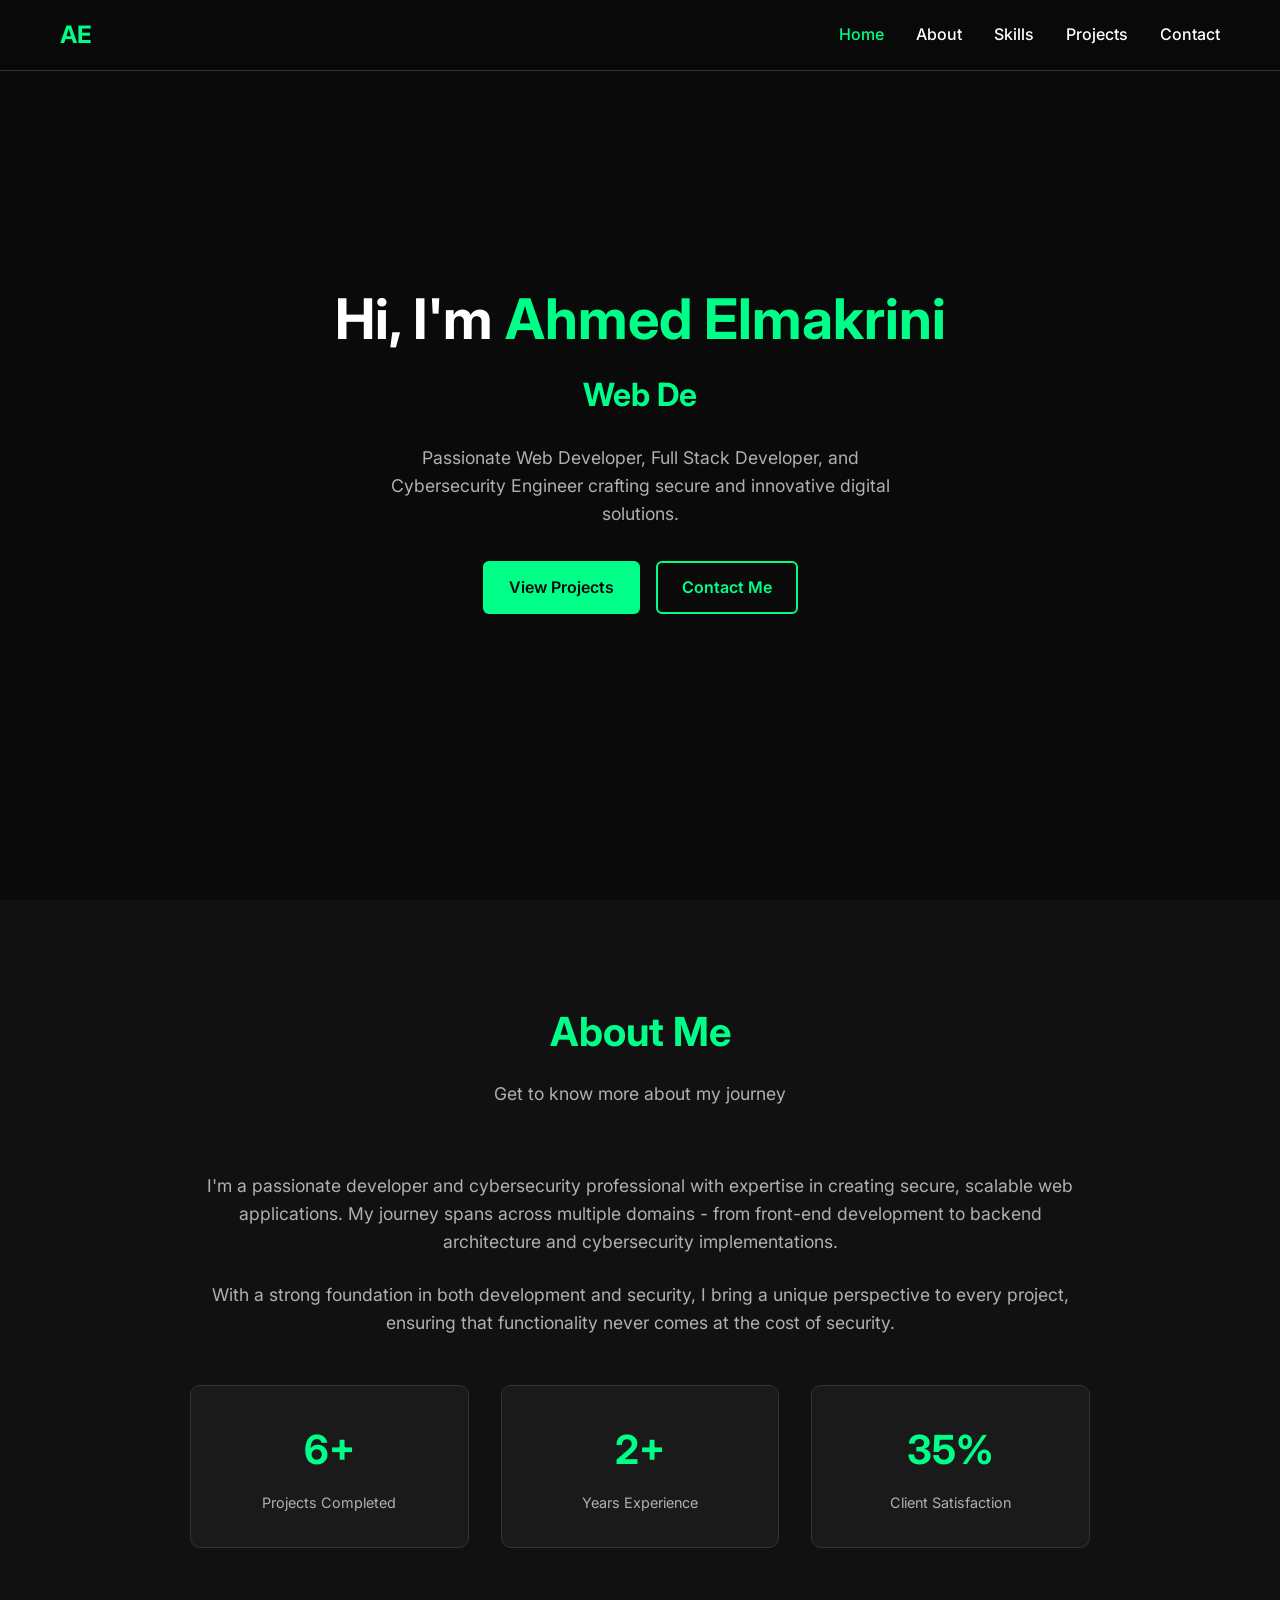
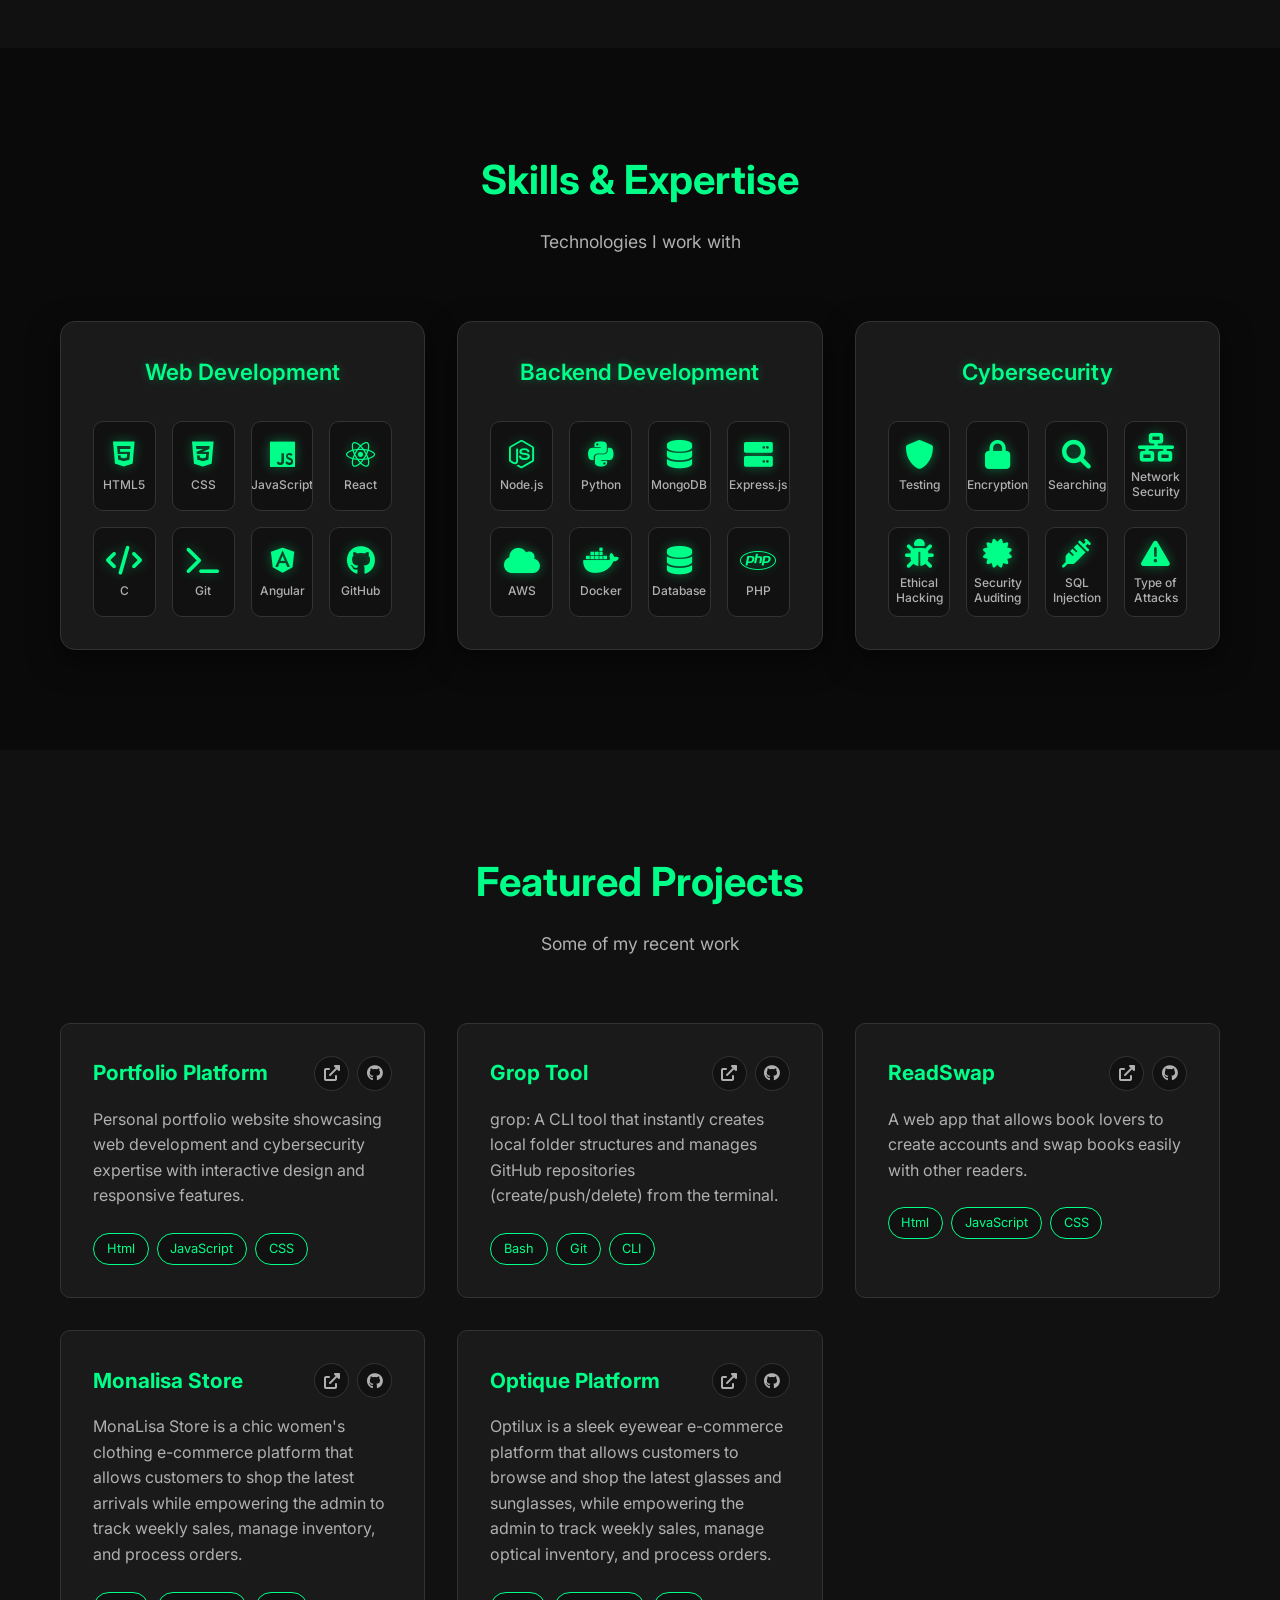
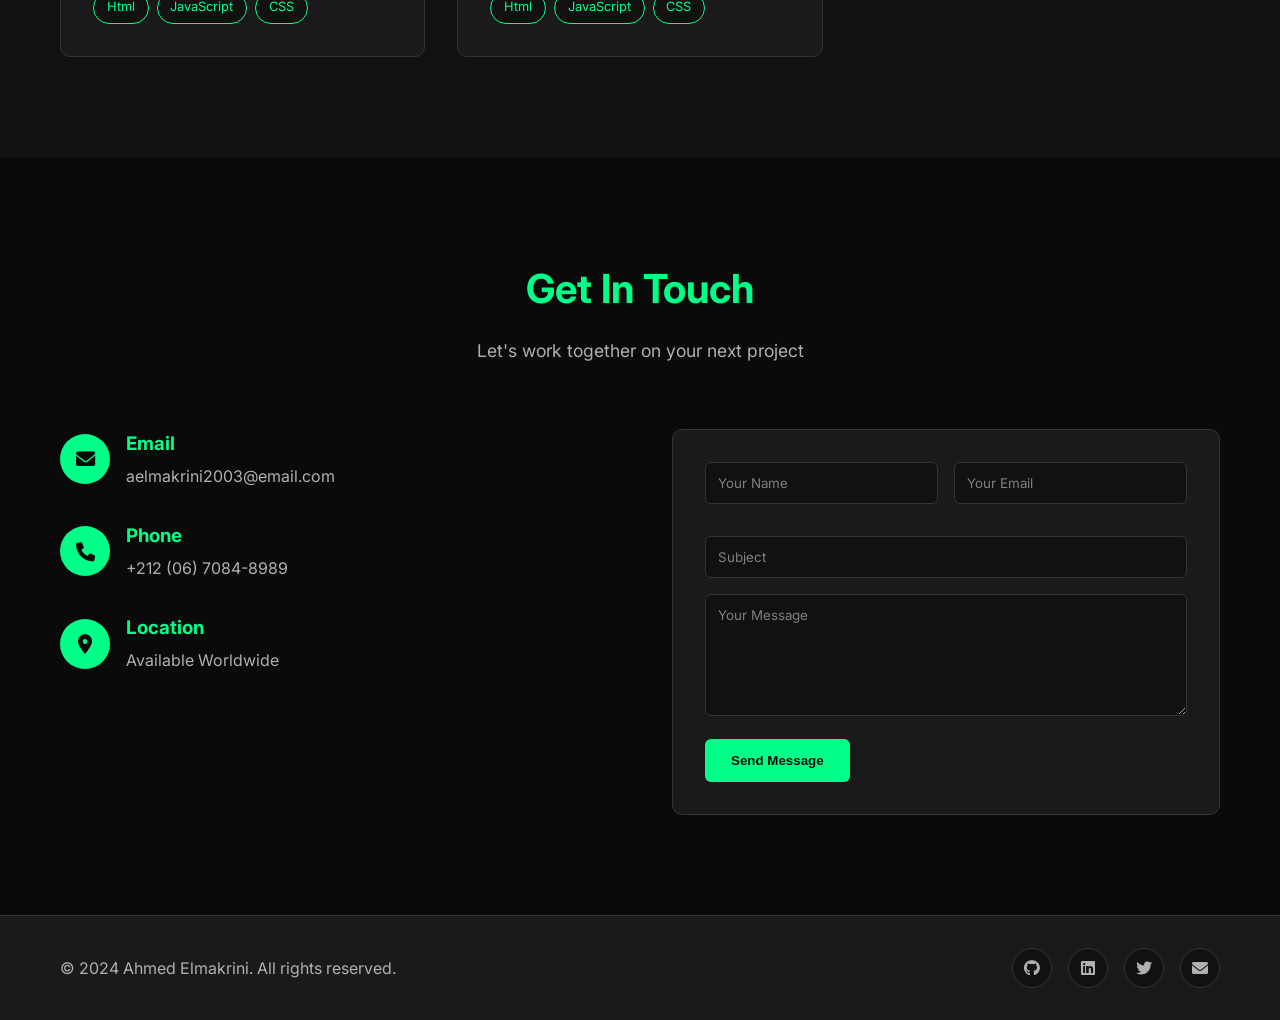
<file: index.html>
<!doctype html>
<html lang="en">
  <head>
    <meta charset="UTF-8" />
    <meta
      name="viewport"
      content="width=device-width, initial-scale=1.0, viewport-fit=cover"
    />
    <meta name="apple-mobile-web-app-capable" content="yes" />
    <meta
      name="apple-mobile-web-app-status-bar-style"
      content="black-translucent"
    />
    <meta name="apple-mobile-web-app-title" content="Ahmed Elmakrini" />
    <meta name="msapplication-TileColor" content="#0a0a0a" />
    <link rel="manifest" href="manifest.json" />
    <link rel="apple-touch-icon" sizes="180x180" href="apple-touch-icon.png" />
    <title>Ahmed Elmakrini - Portfolio</title>
    <link rel="stylesheet" href="css/style.css" />
    <link
      href="https://cdnjs.cloudflare.com/ajax/libs/font-awesome/6.0.0/css/all.min.css"
      rel="stylesheet"
    />
    <link
      href="https://fonts.googleapis.com/css2?family=Inter:wght@300;400;500;600;700&display=swap"
      rel="stylesheet"
    />
  </head>
  <body>
    <!-- ! this is the header  -->
    <header>
      <!--? Navigation bar -->
      <nav class="navbar">
        <div class="nav-container">
          <div class="nav-logo">
            <span class="logo-text">AE</span>
          </div>
          <ul class="nav-menu">
            <li><a href="#home" class="nav-link">Home</a></li>
            <li><a href="#about" class="nav-link">About</a></li>
            <li><a href="#skills" class="nav-link">Skills</a></li>
            <li><a href="#projects" class="nav-link">Projects</a></li>
            <li><a href="#contact" class="nav-link">Contact</a></li>
          </ul>
          <div class="nav-toggle" onclick="toggleMobileMenu()">
            <span></span>
            <span></span>
            <span></span>
          </div>
        </div>
      </nav>
    </header>
    <!-- ! this is the main content  -->
    <main>
      <!--todo the Hero Section -->
      <section id="home" class="hero">
        <div class="container">
          <div class="hero-content">
            <h1 class="hero-title">
              Hi, I'm <span class="highlight">Ahmed Elmakrini</span>
            </h1>
            <h2 class="hero-subtitle">
              <span id="typing-text">Web Developer</span>
            </h2>
            <p class="hero-description">
              Passionate Web Developer, Full Stack Developer, and Cybersecurity
              Engineer crafting secure and innovative digital solutions.
            </p>
            <div class="hero-buttons">
              <a href="#projects" class="btn btn-primary">View Projects</a>
              <a href="#contact" class="btn btn-secondary">Contact Me</a>
            </div>
          </div>
        </div>
        <!--todo the Hacker Terminal -->
        <div class="hacker-terminal" id="hacker-terminal">
          <div class="terminal-header">
            <div class="terminal-controls">
              <span
                class="terminal-btn close"
                onclick="closeHackerTerminal()"
              ></span>
              <span class="terminal-btn minimize"></span>
              <span class="terminal-btn maximize"></span>
            </div>
            <div class="terminal-title">ahmed@elmakrini:~$</div>
          </div>
          <div class="terminal-body">
            <div class="terminal-prompt">
              <span class="prompt-user">root@hacker</span>
              <span class="prompt-separator">:</span>
              <span class="prompt-path">~/skills</span>
              <span class="prompt-symbol">$</span>
              <span class="prompt-command">scan --skill</span>
              <span class="typing-cursor">_</span>
            </div>
            <div class="terminal-output" id="terminal-output"></div>
          </div>
        </div>
      </section>
      <!--todo the  About Section -->
      <section id="about" class="about">
        <div class="container">
          <div class="section-header">
            <h2 class="section-title">About Me</h2>
            <p class="section-subtitle">Get to know more about my journey</p>
          </div>
          <div class="about-content">
            <div class="about-text">
              <p>
                I'm a passionate developer and cybersecurity professional with
                expertise in creating secure, scalable web applications. My
                journey spans across multiple domains - from front-end
                development to backend architecture and cybersecurity
                implementations.
              </p>
              <p>
                With a strong foundation in both development and security, I
                bring a unique perspective to every project, ensuring that
                functionality never comes at the cost of security.
              </p>
            </div>
            <div class="stats">
              <div class="stat-item">
                <span class="stat-number">15+</span>
                <span class="stat-label">Projects Completed</span>
              </div>
              <div class="stat-item">
                <span class="stat-number">3+</span>
                <span class="stat-label">Years Experience</span>
              </div>
              <div class="stat-item">
                <span class="stat-number">100%</span>
                <span class="stat-label">Client Satisfaction</span>
              </div>
            </div>
          </div>
        </div>
      </section>
      <!--todo the  Skills Section -->
      <section id="skills" class="skills">
        <div class="container">
          <div class="section-header">
            <h2 class="section-title">Skills & Expertise</h2>
            <p class="section-subtitle">Technologies I work with</p>
          </div>
          <div class="skills-container">
            <div class="skill-category">
              <h3>Web Development</h3>
              <div class="skills-grid">
                <div class="skill-item">
                  <i class="fab fa-html5"></i>
                  <span>HTML5</span>
                </div>
                <div class="skill-item">
                  <i class="fab fa-css3-alt"></i>
                  <span>CSS</span>
                </div>
                <div class="skill-item">
                  <i class="fab fa-js"></i>
                  <span>JavaScript</span>
                </div>
                <div class="skill-item">
                  <i class="fab fa-react"></i>
                  <span>React</span>
                </div>
                <div class="skill-item">
                  <i class="fas fa-code"></i>
                  <span>C</span>
                </div>
                <div class="skill-item">
                  <i class="fas fa-terminal"></i>
                  <span>Git</span>
                </div>
                <div class="skill-item">
                  <i class="fab fa-angular"></i>
                  <span>Angular</span>
                </div>
                <div class="skill-item">
                  <i class="fab fa-github"></i>
                  <span>GitHub</span>
                </div>
              </div>
            </div>
            <div class="skill-category">
              <h3>Backend Development</h3>
              <div class="skills-grid">
                <div class="skill-item">
                  <i class="fab fa-node-js"></i>
                  <span>Node.js</span>
                </div>
                <div class="skill-item">
                  <i class="fab fa-python"></i>
                  <span>Python</span>
                </div>
                <div class="skill-item">
                  <i class="fas fa-database"></i>
                  <span>MongoDB</span>
                </div>
                <div class="skill-item">
                  <i class="fas fa-server"></i>
                  <span>Express.js</span>
                </div>
                <div class="skill-item">
                  <i class="fas fa-cloud"></i>
                  <span>AWS</span>
                </div>
                <div class="skill-item">
                  <i class="fab fa-docker"></i>
                  <span>Docker</span>
                </div>
                <div class="skill-item">
                  <i class="fas fa-database"></i>
                  <span>Database</span>
                </div>
                <div class="skill-item">
                  <i class="fab fa-php"></i>
                  <span>PHP</span>
                </div>
              </div>
            </div>
            <div class="skill-category">
              <h3>Cybersecurity</h3>
              <div class="skills-grid">
                <div class="skill-item">
                  <i class="fas fa-shield-alt"></i>
                  <span>Testing</span>
                </div>
                <div class="skill-item">
                  <i class="fas fa-lock"></i>
                  <span>Encryption</span>
                </div>
                <div class="skill-item">
                  <i class="fas fa-search"></i>
                  <span>Searching</span>
                </div>
                <div class="skill-item">
                  <i class="fas fa-network-wired"></i>
                  <span>Network Security</span>
                </div>
                <div class="skill-item">
                  <i class="fas fa-bug"></i>
                  <span>Ethical Hacking</span>
                </div>
                <div class="skill-item">
                  <i class="fas fa-certificate"></i>
                  <span>Security Auditing</span>
                </div>
                <div class="skill-item">
                  <i class="fas fa-syringe"></i>
                  <span>SQL Injection</span>
                </div>
                <div class="skill-item">
                  <i class="fas fa-exclamation-triangle"></i>
                  <span>Type of Attacks</span>
                </div>
              </div>
            </div>
          </div>
        </div>
      </section>
      <!-- todo the Projects Section -->
      <section id="projects" class="projects">
        <div class="container">
          <div class="section-header">
            <h2 class="section-title">Featured Projects</h2>
            <p class="section-subtitle">Some of my recent work</p>
          </div>
          <div class="projects-grid">
            <div class="project-card">
              <div class="project-header">
                <h3>Portfolio Platform</h3>
                <div class="project-links">
                  <a
                    href="#"
                    class="project-link"
                    title="Open Portfolio Platform"
                    aria-label="Open Portfolio Platform"
                    ><i class="fas fa-external-link-alt" aria-hidden="true"></i
                  ></a>
                  <a
                    href="https://github.com/ahmed200-em/myportfolio"
                    class="project-link"
                    title="View Portfolio Platform on GitHub"
                    aria-label="View Portfolio Platform on GitHub"
                    target="_blank"
                    rel="noopener noreferrer"
                    ><i class="fab fa-github" aria-hidden="true"></i
                  ></a>
                </div>
              </div>
              <p>
                Personal portfolio website showcasing web development and
                cybersecurity expertise with interactive design and responsive
                features.
              </p>
              <div class="project-tags">
                <span class="tag">Html</span>
                <span class="tag">JavaScript</span>
                <span class="tag">CSS</span>
              </div>
            </div>
            <div class="project-card">
              <div class="project-header">
                <h3>Grop Tool</h3>
                <div class="project-links">
                  <a
                    href="#"
                    class="project-link"
                    title="Open Grop Tool"
                    aria-label="Open Grop Tool"
                    ><i class="fas fa-external-link-alt" aria-hidden="true"></i
                  ></a>
                  <a
                    href="https://github.com/ahmed200-em"
                    class="project-link"
                    title="View Grop Tool on GitHub"
                    aria-label="View Grop Tool on GitHub"
                    target="_blank"
                    rel="noopener noreferrer"
                    ><i class="fab fa-github" aria-hidden="true"></i
                  ></a>
                </div>
              </div>
              <p>
                grop: A CLI tool that instantly creates local folder structures
                and manages GitHub repositories (create/push/delete) from the
                terminal.
              </p>
              <div class="project-tags">
                <span class="tag">Bash</span>
                <span class="tag">Git</span>
                <span class="tag">CLI</span>
              </div>
            </div>
            <div class="project-card">
              <div class="project-header">
                <h3>ReadSwap</h3>
                <div class="project-links">
                  <a
                    href="https://ahmed200-em.github.io/ReadSwap/"
                    class="project-link"
                    target="_blank"
                    title="Open Bookflix Websites"
                    aria-label="Open Bookflix Websites"
                    ><i class="fas fa-external-link-alt" aria-hidden="true"></i
                  ></a>
                  <a
                    href="https://github.com/ahmed200-em/ReadSwap.git"
                    class="project-link"
                    title="View Task Management App on GitHub"
                    aria-label="View Task Management App on GitHub"
                    target="_blank"
                    rel="noopener noreferrer"
                    ><i class="fab fa-github" aria-hidden="true"></i
                  ></a>
                </div>
              </div>
              <p>
                A web app that allows book lovers to create accounts and swap
                books easily with other readers.
              </p>
              <div class="project-tags">
                <span class="tag">Html</span>
                <span class="tag">JavaScript</span>
                <span class="tag">CSS</span>
              </div>
            </div>
            <div class="project-card">
              <div class="project-header">
                <h3>Monalisa Store</h3>
                <div class="project-links">
                  <a
                    href="https://ahmed200-em.github.io/monalisa-store/"
                    class="project-link"
                    target="_blank"
                    title="Open Monalisa Store"
                    aria-label="Open Monalisa Store"
                    ><i class="fas fa-external-link-alt" aria-hidden="true"></i
                  ></a>
                  <a
                    href="https://github.com/ahmed200-em/monalisa-store"
                    class="project-link"
                    title="View Monalisa Store on GitHub"
                    aria-label="View Monalisa Store on GitHub"
                    target="_blank"
                    rel="noopener noreferrer"
                    ><i class="fab fa-github" aria-hidden="true"></i
                  ></a>
                </div>
              </div>
              <p>
                MonaLisa Store is a chic women's clothing e-commerce platform
                that allows customers to shop the latest arrivals while
                empowering the admin to track weekly sales, manage inventory,
                and process orders.
              </p>
              <div class="project-tags">
                <span class="tag">Html</span>
                <span class="tag">JavaScript</span>
                <span class="tag">CSS</span>
              </div>
            </div>
            <div class="project-card">
              <div class="project-header">
                <h3>Optique Platform</h3>
                <div class="project-links">
                  <a
                    href="https://ahmed200-em.github.io/optilux-project-aid/index.html"
                    class="project-link"
                    target="_blank"
                    title="Open Portfolio Platform"
                    aria-label="Open Portfolio Platform"
                    ><i class="fas fa-external-link-alt" aria-hidden="true"></i
                  ></a>
                  <a
                    href="https://github.com/ahmed200-em/optilux-project-aid"
                    class="project-link"
                    title="View Portfolio Platform on GitHub"
                    aria-label="View Portfolio Platform on GitHub"
                    target="_blank"
                    rel="noopener noreferrer"
                    ><i class="fab fa-github" aria-hidden="true"></i
                  ></a>
                </div>
              </div>
              <p>
                Optilux is a sleek eyewear e-commerce platform that allows
                customers to browse and shop the latest glasses and sunglasses,
                while empowering the admin to track weekly sales, manage optical
                inventory, and process orders.
              </p>
              <div class="project-tags">
                <span class="tag">Html</span>
                <span class="tag">JavaScript</span>
                <span class="tag">CSS</span>
              </div>
            </div>
          </div>
        </div>
      </section>
      <!-- todo the Contact Section -->
      <section id="contact" class="contact">
        <div class="container">
          <div class="section-header">
            <h2 class="section-title">Get In Touch</h2>
            <p class="section-subtitle">
              Let's work together on your next project
            </p>
          </div>
          <div class="contact-content">
            <div class="contact-info">
              <div class="contact-item">
                <div class="contact-icon">
                  <i class="fas fa-envelope"></i>
                </div>
                <div class="contact-details">
                  <h3>Email</h3>
                  <p>aelmakrini2003@email.com</p>
                </div>
              </div>
              <div class="contact-item">
                <div class="contact-icon">
                  <i class="fas fa-phone"></i>
                </div>
                <div class="contact-details">
                  <h3>Phone</h3>
                  <p>+212 (06) 7084-8989</p>
                </div>
              </div>
              <div class="contact-item">
                <div class="contact-icon">
                  <i class="fas fa-map-marker-alt"></i>
                </div>
                <div class="contact-details">
                  <h3>Location</h3>
                  <p>Available Worldwide</p>
                </div>
              </div>
            </div>
            <form class="contact-form">
              <div class="form-row">
                <input type="text" placeholder="Your Name" required />
                <input type="email" placeholder="Your Email" required />
              </div>
              <input type="text" placeholder="Subject" required />
              <textarea placeholder="Your Message" rows="6" required></textarea>
              <button type="submit" class="btn btn-primary">
                Send Message
              </button>
            </form>
          </div>
        </div>
      </section>
    </main>
    <!-- ! this is the Footer -->
    <footer class="footer">
      <div class="container">
        <div class="footer-content">
          <div class="footer-text">
            <p>&copy; 2024 Ahmed Elmakrini. All rights reserved.</p>
          </div>
          <div class="social-links">
            <a
              href="https://github.com/ahmed200-em"
              class="social-link"
              title="GitHub"
              aria-label="GitHub"
              target="_blank"
              rel="noopener noreferrer"
              ><i class="fab fa-github" aria-hidden="true"></i
            ></a>
            <a
              href="https://linkedin.com/in/ahmed-elmakrini"
              class="social-link"
              title="LinkedIn"
              target="_blank"
              aria-label="LinkedIn"
              ><i class="fab fa-linkedin" aria-hidden="true"></i
            ></a>
            <a href="" class="social-link" title="Twitter" aria-label="Twitter"
              ><i class="fab fa-twitter" aria-hidden="true"></i
            ></a>
            <a href="" class="social-link" title="Email" aria-label="Email"
              ><i class="fas fa-envelope" aria-hidden="true"></i
            ></a>
          </div>
        </div>
      </div>
    </footer>
    <script src="js/script.js"></script>
  </body>
</html>
</file>
<file: css/style.css>
/* Reset */
* {
  margin: 0;
  padding: 0;
  box-sizing: border-box;
}

/* Variables */
:root {
  --primary-color: #00ff88;
  --primary-dark: #00cc6a;
  --bg-color: #0a0a0a;
  --bg-secondary: #111111;
  --bg-card: #1a1a1a;
  --text-primary: #ffffff;
  --text-secondary: #b0b0b0;
  --text-muted: #808080;
  --border-color: #333333;
  --shadow: 0 10px 30px rgba(0, 0, 0, 0.5);
  --shadow-hover: 0 15px 40px rgba(0, 255, 136, 0.2);
}

/* Base */
html {
  scroll-behavior: smooth;
}

body {
  font-family: "Inter", sans-serif;
  background-color: var(--bg-color);
  color: var(--text-primary);
  line-height: 1.6;
}

.container {
  max-width: 1200px;
  margin: 0 auto;
  padding: 0 20px;
}
/* ! this is the header style  */
/*? Navigation */
.navbar {
  position: fixed;
  top: 0;
  width: 100%;
  background: rgba(10, 10, 10, 0.95);
  -webkit-backdrop-filter: blur(10px);
  backdrop-filter: blur(10px);
  z-index: 1000;
  padding: 1rem 0;
  border-bottom: 1px solid var(--border-color);
}

.nav-container {
  max-width: 1200px;
  margin: 0 auto;
  padding: 0 20px;
  display: flex;
  justify-content: space-between;
  align-items: center;
}

.nav-logo .logo-text {
  font-size: 1.5rem;
  font-weight: 700;
  color: var(--primary-color);
}

.nav-menu {
  display: flex;
  list-style: none;
  gap: 2rem;
}

.nav-link {
  color: var(--text-primary);
  text-decoration: none;
  font-weight: 500;
  transition: color 0.3s ease;
}

.nav-link:hover,
.nav-link.active {
  color: var(--primary-color);
}

.nav-toggle {
  display: none;
  flex-direction: column;
  cursor: pointer;
  gap: 4px;
}

.nav-toggle span {
  width: 25px;
  height: 3px;
  background: var(--primary-color);
  transition: 0.3s;
}
/* ! this is the hero section  */
.hero {
  min-height: 100vh;
  display: flex;
  align-items: center;
  padding-top: 80px;
}

.hero .container {
  display: flex;
  /* justify-content: center; */
  gap: 4rem;
}
.hero-content {
  display: flex;
  flex-direction: column;
  align-items: center;
}

.hero-title {
  font-size: 3.5rem;
  font-weight: 700;
  margin-bottom: 1rem;
  line-height: 1.2;
}

.highlight {
  color: var(--primary-color);
}

.hero-subtitle {
  font-size: 2rem;
  color: var(--primary-color);
  margin-bottom: 1.5rem;
  min-height: 2.5rem;
}

.hero-description {
  font-size: 1.1rem;
  color: var(--text-secondary);
  margin-bottom: 2rem;
  max-width: 500px;
  text-align: center;
}

.hero-buttons {
  display: flex;
  gap: 1rem;
}

.btn {
  display: inline-block;
  padding: 12px 24px;
  border-radius: 6px;
  text-decoration: none;
  font-weight: 600;
  transition: all 0.3s ease;
  border: 2px solid transparent;
}

.btn-primary {
  background: var(--primary-color);
  color: var(--bg-color);
}

.btn-primary:hover {
  background: var(--primary-dark);
  transform: translateY(-2px);
  box-shadow: var(--shadow-hover);
}

.btn-secondary {
  border: 2px solid var(--primary-color);
  color: var(--primary-color);
}

.btn-secondary:hover {
  background: var(--primary-color);
  color: var(--bg-color);
  transform: translateY(-2px);
}

.hero-visual {
  display: flex;
  justify-content: center;
  align-items: center;
  position: relative;
  height: 400px;
}
/*?the Hacker Terminal */
.hacker-terminal {
  position: fixed;
  top: 50%;
  left: 50%;
  transform: translate(-50%, -50%) scale(0);
  width: 90%;
  max-width: 800px;
  height: 500px;
  background: #0d1117;
  border: 1px solid var(--primary-color);
  border-radius: 10px;
  box-shadow: 0 0 50px rgba(0, 255, 136, 0.3);
  z-index: 10000;
  opacity: 0;
  transition: all 0.3s cubic-bezier(0.4, 0, 0.2, 1);
  font-family: "Courier New", monospace;
  overflow: hidden;
}

.hacker-terminal.active {
  transform: translate(-50%, -50%) scale(1);
  opacity: 1;
}

.terminal-header {
  background: linear-gradient(90deg, #21262d, #161b22);
  padding: 10px 15px;
  display: flex;
  justify-content: space-between;
  align-items: center;
  border-bottom: 1px solid var(--primary-color);
}

.terminal-controls {
  display: flex;
  gap: 8px;
}

.terminal-btn {
  width: 12px;
  height: 12px;
  border-radius: 50%;
  cursor: pointer;
  transition: all 0.2s ease;
}

.terminal-btn.close {
  background: #ff5f57;
}

.terminal-btn.minimize {
  background: #ffbd2e;
}

.terminal-btn.maximize {
  background: #28ca42;
}

.terminal-btn:hover {
  transform: scale(1.2);
  box-shadow: 0 0 10px currentColor;
}

.terminal-title {
  color: var(--primary-color);
  font-size: 0.9rem;
  font-weight: 600;
}

.terminal-body {
  padding: 20px;
  height: calc(100% - 45px);
  overflow-y: auto;
  background: #0d1117;
}

.terminal-prompt {
  display: flex;
  align-items: center;
  margin-bottom: 10px;
  font-size: 0.9rem;
}

.prompt-user {
  color: var(--primary-color);
  font-weight: bold;
}

.prompt-separator {
  color: #6e7681;
  margin: 0 2px;
}

.prompt-path {
  color: #79c0ff;
}

.prompt-symbol {
  color: var(--text-primary);
  margin: 0 5px;
}

.prompt-command {
  color: #ffa657;
  font-weight: bold;
}

.typing-cursor {
  color: var(--primary-color);
  animation: cursor-blink 1s infinite;
  margin-left: 5px;
}

@keyframes cursor-blink {
  0%,
  50% {
    opacity: 1;
  }
  51%,
  100% {
    opacity: 0;
  }
}

.terminal-output {
  color: var(--text-primary);
  font-size: 0.85rem;
  line-height: 1.6;
  white-space: pre-wrap;
}

.terminal-output .success {
  color: var(--primary-color);
}

.terminal-output .warning {
  color: #ffa657;
}

.terminal-output .error {
  color: #ff6b6b;
}

.terminal-output .info {
  color: #79c0ff;
}

.terminal-output .highlight {
  color: var(--primary-color);
  font-weight: bold;
  text-shadow: 0 0 5px rgba(0, 255, 136, 0.5);
}

.skill-bar {
  display: flex;
  align-items: center;
  margin: 5px 0;
}

.skill-bar-name {
  width: 120px;
  color: var(--primary-color);
  font-weight: bold;
}

.skill-bar-container {
  flex: 1;
  height: 8px;
  background: #21262d;
  border-radius: 4px;
  overflow: hidden;
  margin: 0 10px;
  border: 1px solid var(--primary-color);
}

.skill-bar-fill {
  height: 100%;
  background: linear-gradient(90deg, var(--primary-color), var(--primary-dark));
  border-radius: 4px;
  width: 0%;
  transition: width 2s ease-in-out;
  box-shadow: 0 0 10px rgba(0, 255, 136, 0.5);
}

.skill-bar-percent {
  color: var(--text-primary);
  font-size: 0.8rem;
  min-width: 40px;
}

/*todo all Sections */
section {
  padding: 100px 0;
}

.section-header {
  text-align: center;
  margin-bottom: 4rem;
}

.section-title {
  font-size: 2.5rem;
  font-weight: 700;
  color: var(--primary-color);
  margin-bottom: 1rem;
}

.section-subtitle {
  font-size: 1.1rem;
  color: var(--text-secondary);
}

/*todo the About Section */
.about {
  background: var(--bg-secondary);
}

.about-content {
  max-width: 900px;
  margin: 0 auto;
}

.about-text {
  text-align: center;
  margin-bottom: 3rem;
}

.about-text p {
  font-size: 1.1rem;
  color: var(--text-secondary);
  margin-bottom: 1.5rem;
}

.stats {
  display: grid;
  grid-template-columns: repeat(3, 1fr);
  gap: 2rem;
}

.stat-item {
  background: var(--bg-card);
  padding: 2rem;
  border-radius: 10px;
  text-align: center;
  border: 1px solid var(--border-color);
  transition: all 0.3s ease;
}

.stat-item:hover {
  transform: translateY(-5px);
  box-shadow: var(--shadow-hover);
  border-color: var(--primary-color);
}

.stat-number {
  display: block;
  font-size: 2.5rem;
  font-weight: 700;
  color: var(--primary-color);
  margin-bottom: 0.5rem;
}

.stat-label {
  color: var(--text-secondary);
  font-size: 0.9rem;
}

/*todo the Skills Section */
.skills-container {
  display: grid;
  grid-template-columns: repeat(3, 1fr);
  gap: 2rem;
  max-width: 1200px;
  margin: 0 auto;
}

.skill-category {
  background: var(--bg-card);
  padding: 2rem;
  border-radius: 15px;
  border: 1px solid var(--border-color);
  box-shadow: var(--shadow);
  transition: all 0.3s ease;
}

.skill-category:hover {
  transform: translateY(-5px);
  box-shadow: var(--shadow-hover);
  border-color: rgba(0, 255, 136, 0.3);
}

.skill-category h3 {
  color: var(--primary-color);
  font-size: 1.4rem;
  margin-bottom: 2rem;
  text-align: center;
  font-weight: 600;
  text-shadow: 0 0 10px rgba(0, 255, 136, 0.3);
}

.skills-grid {
  display: grid;
  grid-template-columns: repeat(4, 1fr);
  gap: 1rem;
  justify-items: center;
}

.skill-item {
  background: var(--bg-secondary);
  padding: 1.2rem 0.8rem;
  border-radius: 10px;
  text-align: center;
  border: 1px solid var(--border-color);
  transition: all 0.3s ease;
  cursor: pointer;
  width: 100%;
  height: 90px;
  -webkit-user-select: none;
  user-select: none;
  display: flex;
  flex-direction: column;
  justify-content: center;
  align-items: center;
  position: relative;
  overflow: hidden;
}

.skill-item::before {
  content: "";
  position: absolute;
  top: 0;
  left: 0;
  right: 0;
  height: 2px;
  background: linear-gradient(
    90deg,
    transparent,
    var(--primary-color),
    transparent
  );
  opacity: 0;
  transition: opacity 0.3s ease;
}

.skill-item:hover {
  border-color: var(--primary-color);
  transform: translateY(-5px) scale(1.02);
  box-shadow: 0 15px 35px rgba(0, 255, 136, 0.2);
  background: rgba(0, 255, 136, 0.03);
}

.skill-item:hover::before {
  opacity: 1;
}

.skill-item i {
  font-size: 1.8rem;
  color: var(--primary-color);
  margin-bottom: 0.5rem;
  display: block;
  transition: all 0.3s ease;
  text-shadow: 0 0 12px rgba(0, 255, 136, 0.4);
}

.skill-item:hover i {
  transform: scale(1.1);
  color: var(--text-primary);
  text-shadow: 0 0 18px var(--primary-color);
}

.skill-item span {
  color: var(--text-secondary);
  font-size: 0.75rem;
  font-weight: 500;
  transition: all 0.3s ease;
  opacity: 1;
  transform: translateY(0);
  line-height: 1.2;
}

.skill-item:hover span {
  color: var(--text-primary);
  font-weight: 600;
}

/*todo the Projects Section */
.projects {
  background: var(--bg-secondary);
}

.projects-grid {
  display: grid;
  grid-template-columns: repeat(auto-fit, minmax(350px, 1fr));
  gap: 2rem;
}

.project-card {
  background: var(--bg-card);
  padding: 2rem;
  border-radius: 10px;
  border: 1px solid var(--border-color);
  transition: all 0.3s ease;
}

.project-card:hover {
  transform: translateY(-5px);
  box-shadow: var(--shadow-hover);
  border-color: var(--primary-color);
}

.project-header {
  display: flex;
  justify-content: space-between;
  align-items: center;
  margin-bottom: 1rem;
}

.project-header h3 {
  color: var(--primary-color);
  font-size: 1.3rem;
}

.project-links {
  display: flex;
  gap: 0.5rem;
}

.project-link {
  width: 35px;
  height: 35px;
  background: var(--bg-secondary);
  color: var(--text-secondary);
  display: flex;
  align-items: center;
  justify-content: center;
  border-radius: 50%;
  text-decoration: none;
  transition: all 0.3s ease;
  border: 1px solid var(--border-color);
}

.project-link:hover {
  background: var(--primary-color);
  color: var(--bg-color);
  border-color: var(--primary-color);
}

.project-card p {
  color: var(--text-secondary);
  margin-bottom: 1.5rem;
  line-height: 1.6;
}

.project-tags {
  display: flex;
  gap: 0.5rem;
  flex-wrap: wrap;
}

.tag {
  background: var(--bg-secondary);
  color: var(--primary-color);
  padding: 0.3rem 0.8rem;
  border-radius: 20px;
  font-size: 0.8rem;
  border: 1px solid var(--primary-color);
}

/*todo the Contact Section */
.contact-content {
  display: grid;
  grid-template-columns: 1fr 1fr;
  gap: 4rem;
}

.contact-item {
  display: flex;
  align-items: center;
  gap: 1rem;
  margin-bottom: 2rem;
}

.contact-icon {
  width: 50px;
  height: 50px;
  background: var(--primary-color);
  color: var(--bg-color);
  display: flex;
  align-items: center;
  justify-content: center;
  border-radius: 50%;
  font-size: 1.2rem;
}

.contact-details h3 {
  color: var(--primary-color);
  margin-bottom: 0.3rem;
}

.contact-details p {
  color: var(--text-secondary);
}

.contact-form {
  background: var(--bg-card);
  padding: 2rem;
  border-radius: 10px;
  border: 1px solid var(--border-color);
}

.form-row {
  display: grid;
  grid-template-columns: 1fr 1fr;
  gap: 1rem;
  margin-bottom: 1rem;
}

.contact-form input,
.contact-form textarea {
  width: 100%;
  padding: 12px;
  background: var(--bg-secondary);
  border: 1px solid var(--border-color);
  border-radius: 6px;
  color: var(--text-primary);
  font-family: inherit;
  margin-bottom: 1rem;
  transition: border-color 0.3s ease;
}

.contact-form input:focus,
.contact-form textarea:focus {
  outline: none;
  border-color: var(--primary-color);
}

.contact-form input::placeholder,
.contact-form textarea::placeholder {
  color: var(--text-muted);
}

/*! this the Footer style */
.footer {
  background: var(--bg-card);
  padding: 2rem 0;
  border-top: 1px solid var(--border-color);
}

.footer-content {
  display: flex;
  justify-content: space-between;
  align-items: center;
}

.footer-text {
  color: var(--text-secondary);
}

.social-links {
  display: flex;
  gap: 1rem;
}

.social-link {
  width: 40px;
  height: 40px;
  background: var(--bg-secondary);
  color: var(--text-secondary);
  display: flex;
  align-items: center;
  justify-content: center;
  border-radius: 50%;
  text-decoration: none;
  transition: all 0.3s ease;
  border: 1px solid var(--border-color);
}

.social-link:hover {
  background: var(--primary-color);
  color: var(--bg-color);
  border-color: var(--primary-color);
  transform: translateY(-2px);
}

/*this is Mobile Responsive */
@media (max-width: 768px) {
  /* Navigation optimized for mobile */
  .navbar {
    padding: 0.8rem 0;
    box-shadow: 0 5px 20px rgba(0, 0, 0, 0.3);
  }

  .nav-menu {
    position: fixed;
    left: -100%;
    top: 65px;
    flex-direction: column;
    background: rgba(10, 10, 10, 0.98);
    -webkit-backdrop-filter: blur(20px);
    backdrop-filter: blur(20px);
    width: 100%;
    text-align: center;
    transition: 0.3s;
    padding: 2rem 0;
    border-top: 1px solid var(--border-color);
    box-shadow: 0 5px 20px rgba(0, 0, 0, 0.3);
  }

  .nav-menu.active {
    left: 0;
  }

  .nav-toggle {
    display: flex;
  }

  /* Hero section optimized for mobile */
  .hero {
    padding-top: 100px;
    min-height: 80vh;
  }

  .hero .container {
    grid-template-columns: 1fr;
    text-align: center;
    gap: 2rem;
  }

  .hero-title {
    font-size: 2.2rem;
    line-height: 1.3;
  }

  .hero-subtitle {
    font-size: 1.3rem;
    min-height: 2rem;
  }

  .hero-description {
    font-size: 1rem;
    margin-bottom: 2rem;
  }

  .hero-buttons {
    flex-direction: column;
    align-items: center;
    gap: 1rem;
  }

  .btn {
    width: 200px;
    text-align: center;
  }

  /* Sections with better mobile spacing */
  section {
    padding: 60px 0;
  }

  .section-title {
    font-size: 2rem;
  }

  .section-header {
    margin-bottom: 3rem;
  }

  /* Stats optimized for mobile */
  .stats {
    grid-template-columns: 1fr;
    gap: 1.5rem;
  }

  .stat-item {
    padding: 1.5rem;
  }

  /* Skills optimized for mobile */
  .skills-container {
    grid-template-columns: 1fr;
    gap: 2rem;
  }

  .skill-category {
    padding: 1.5rem;
  }

  .skills-grid {
    grid-template-columns: repeat(3, 1fr);
    gap: 1rem;
  }

  .skill-item {
    padding: 1.2rem 0.8rem;
    height: 85px;
  }

  .skill-item i {
    font-size: 1.6rem;
    margin-bottom: 0.4rem;
  }

  .skill-item span {
    font-size: 0.7rem;
  }

  /* Projects optimized for mobile */
  .projects-grid {
    grid-template-columns: 1fr;
    gap: 1.5rem;
  }

  .project-card {
    padding: 1.5rem;
  }

  /* Contact optimized for mobile */
  .contact-content {
    grid-template-columns: 1fr;
    gap: 2rem;
  }

  .contact-form {
    padding: 1.5rem;
  }

  .form-row {
    grid-template-columns: 1fr;
    gap: 0;
  }

  .contact-form input,
  .contact-form textarea {
    font-size: 16px; /* Prevents zoom on iOS */
    padding: 15px;
  }

  /* Footer optimized for mobile */
  .footer-content {
    flex-direction: column;
    gap: 1.5rem;
    text-align: center;
  }

  .social-links {
    justify-content: center;
  }

  .hero-visual {
    height: 320px;
  }
  /*? Mobile touch improvements */
  .skill-item,
  .project-card,
  .stat-item {
    cursor: pointer;
  }

  /*? Better tap targets for mobile */
  .nav-link {
    padding: 0.8rem;
    display: block;
  }

  .project-link,
  .social-link {
    min-width: 44px;
    min-height: 44px;
  }
}

/*! iPhone specific optimizations */
@media (max-width: 414px) {
  .container {
    padding: 0 15px;
  }

  .hero-title {
    font-size: 1.8rem;
  }

  .section-title {
    font-size: 1.8rem;
  }

  .skills-grid {
    grid-template-columns: repeat(2, 1fr);
    gap: 0.8rem;
  }

  .skill-item {
    padding: 1.2rem 0.8rem;
    height: 80px;
  }

  .skill-item i {
    font-size: 1.4rem;
    margin-bottom: 0.4rem;
  }

  .skill-item span {
    font-size: 0.65rem;
  }

  /* Better button sizing for iPhone */
  .btn {
    width: 100%;
    padding: 15px;
    font-size: 1rem;
  }

  .hero-buttons {
    width: 100%;
    max-width: 300px;
    margin: 0 auto;
  }

  /* Improved form for iPhone */
  .contact-form input,
  .contact-form textarea {
    border-radius: 8px;
    font-size: 16px;
  }
}

/* iPhone landscape orientation */
@media (max-width: 768px) and (orientation: landscape) {
  .hero {
    min-height: 100vh;
  }

  .hero-title {
    font-size: 2rem;
  }

  section {
    padding: 50px 0;
  }
}

/* Safe area support for iPhone X and newer */
@supports (padding-top: constant(safe-area-inset-top)) {
  .navbar {
    padding-top: calc(constant(safe-area-inset-top) + 1rem);
  }

  .hero {
    padding-top: calc(constant(safe-area-inset-top) + 100px);
  }
}

@supports (padding-top: env(safe-area-inset-top)) {
  .navbar {
    padding-top: calc(env(safe-area-inset-top) + 1rem);
  }

  .hero {
    padding-top: calc(env(safe-area-inset-top) + 100px);
  }
}
</file>
